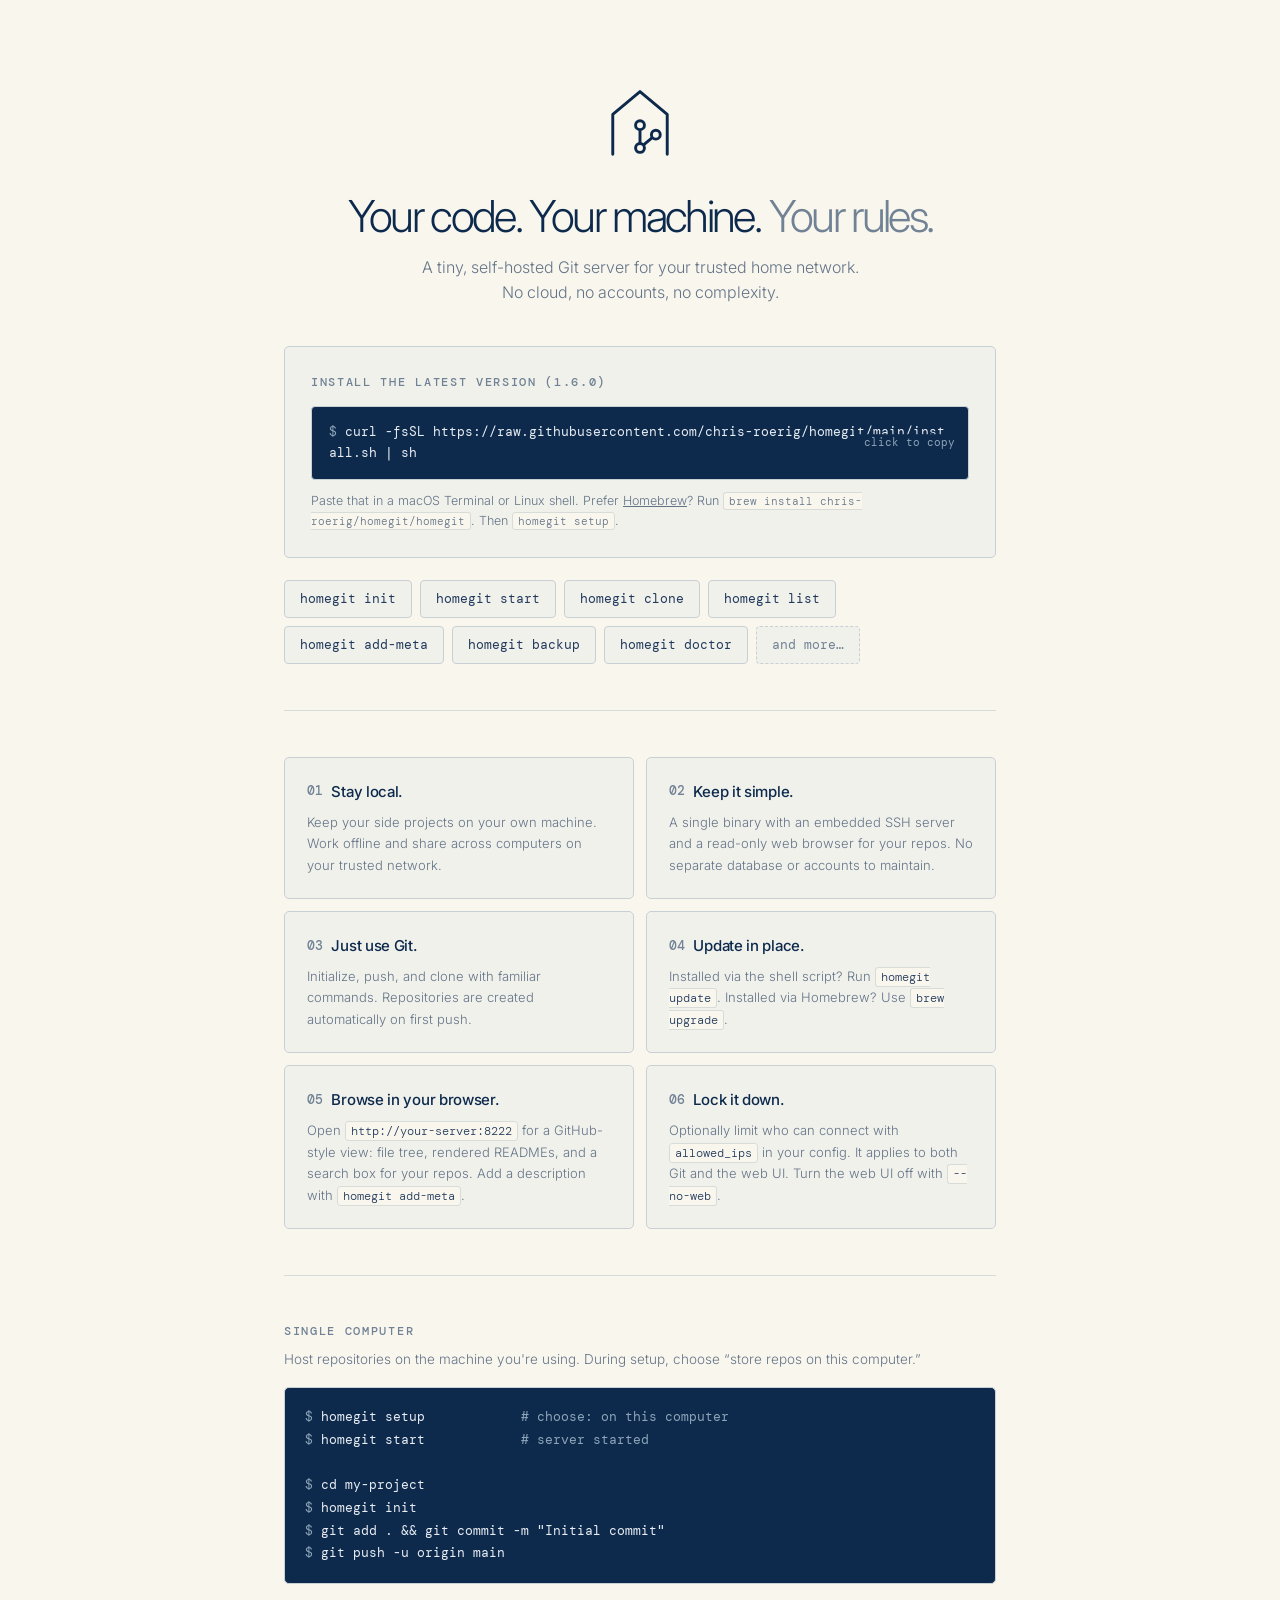
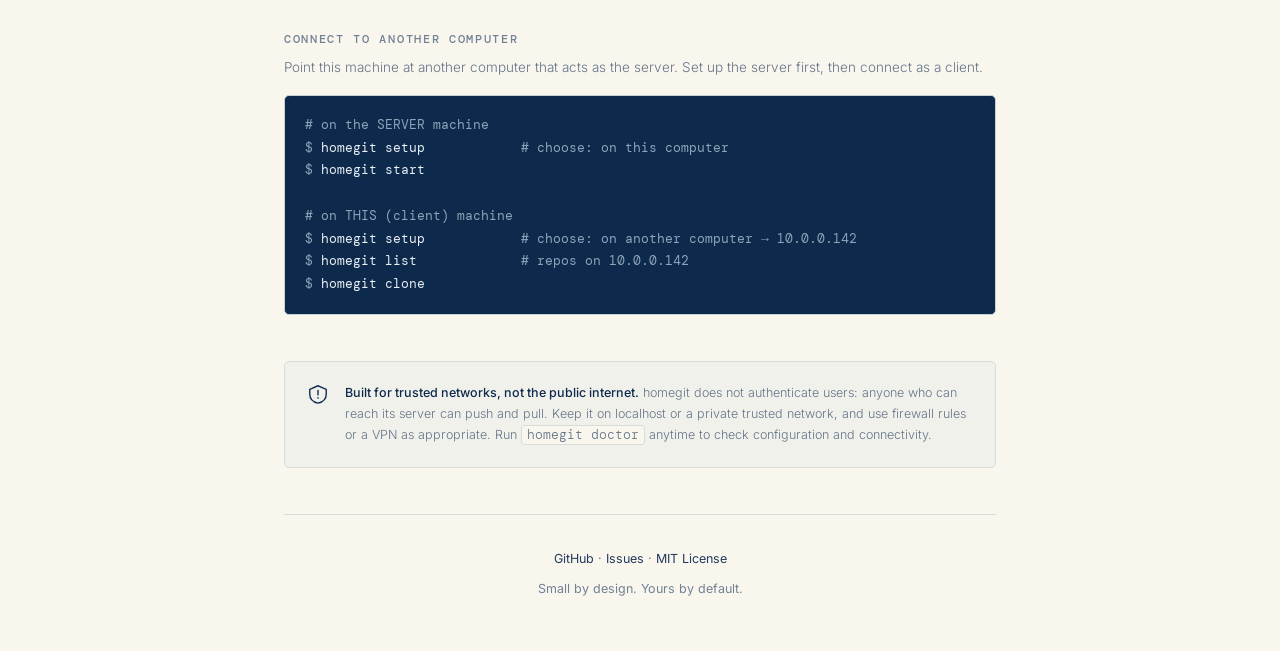
<file: docs/index.html>
<!doctype html>
<html lang="en">
<head>
  <meta charset="utf-8">
  <meta name="viewport" content="width=device-width, initial-scale=1">
  <meta name="theme-color" content="#F9F6EE">
  <meta name="description" content="homegit is a tiny, self-hosted Git server for your trusted home network. Your code. Your machine. Your rules.">
  <meta property="og:title" content="homegit — your code, your machine, your rules">
  <meta property="og:description" content="A minimal personal Git server with embedded SSH. No cloud, no accounts, no complexity.">
  <meta property="og:type" content="website">
  <title>homegit — Your code. Your machine. Your rules.</title>
  <link rel="preconnect" href="https://fonts.googleapis.com">
  <link rel="preconnect" href="https://fonts.gstatic.com" crossorigin>
  <link href="https://fonts.googleapis.com/css2?family=DM+Mono:wght@400;500&family=Inter:wght@300;400;500;600&display=swap" rel="stylesheet">
  <style>
    :root{
      --cream:#F9F6EE;--surface:#F1F1EC;--navy:#0D2A4D;--charcoal:#223A5C;
      --grey:#708294;--muted:#647487;--line:#D8DCD9;--border:#C9D0D4;
      --code-bg:#0D2A4D;--code-text:#e8edf2;--code-prompt:#8ca4b8;
      --mono:'DM Mono',ui-monospace,SFMono-Regular,Consolas,monospace;
      --sans:Inter,-apple-system,BlinkMacSystemFont,'Segoe UI',sans-serif;
    }
    *{margin:0;padding:0;box-sizing:border-box}
    html{scroll-behavior:smooth}
    body{font-family:var(--sans);background:var(--cream);color:var(--navy);line-height:1.6;font-size:15px;-webkit-font-smoothing:antialiased}
    a{color:inherit}
    button{font:inherit}
    ::selection{background:#c4d2da;color:var(--navy)}
    .container{max-width:760px;margin:0 auto;padding:0 24px}

    header{text-align:center;padding:84px 0 40px}
    .logo{margin:0 auto 26px;width:76px;height:auto;color:var(--navy)}
    .logo svg{width:100%;height:auto;display:block}
    h1{font-family:var(--sans);font-size:44px;font-weight:300;letter-spacing:-.06em;margin-bottom:14px;line-height:1.1}
    h1 .muted{color:var(--grey)}
    .tagline{font-size:16px;color:var(--muted);font-weight:300;margin:0 auto;max-width:440px}

    .install-section{background:var(--surface);border:1px solid var(--border);border-radius:5px;padding:26px;margin-bottom:22px}
    .install-section h2{font-family:var(--mono);font-size:12px;font-weight:500;margin-bottom:14px;color:var(--grey);text-transform:uppercase;letter-spacing:.14em}
    .install-command{background:var(--code-bg);border:1px solid var(--border);border-radius:4px;padding:15px 17px;color:var(--code-text);font-family:var(--mono);font-size:13px;word-break:break-all;cursor:pointer;position:relative;transition:border-color .2s}
    .install-command:hover{border-color:var(--charcoal)}
    .install-command .prompt{color:var(--code-prompt);user-select:none}
    .install-command .copy-hint{position:absolute;right:13px;top:50%;transform:translateY(-50%);color:var(--code-prompt);font-size:11px;background:var(--code-bg);padding-left:10px}
    .install-note{margin-top:11px;font-size:12.5px;color:var(--muted);font-weight:300}
    .install-note code{font-family:var(--mono);font-size:.9em;background:var(--cream);border:1px solid var(--line);border-radius:3px;padding:1px 5px}
    .install-alt{display:flex;gap:8px;flex-wrap:wrap;margin-bottom:46px}
    .pill{background:var(--surface);border:1px solid var(--border);border-radius:4px;padding:8px 15px;font-family:var(--mono);font-size:12.5px;color:var(--charcoal)}
    .pill.ghost{color:var(--grey);border-style:dashed}

    .separator{border:0;border-top:1px solid var(--line);margin:0 0 46px}

    .section-label{font-family:var(--mono);font-size:12px;font-weight:500;color:var(--grey);text-transform:uppercase;letter-spacing:.14em;margin-bottom:18px}

    .features{display:grid;grid-template-columns:1fr 1fr;gap:12px;margin-bottom:46px}
    .feature{background:var(--surface);border:1px solid var(--border);border-radius:5px;padding:22px}
    .feature h3{font-size:15px;font-weight:500;letter-spacing:-.02em;margin-bottom:8px;display:flex;align-items:center;gap:9px}
    .feature h3 .dot{font-family:var(--mono);color:var(--grey);font-size:13px}
    .feature p{font-size:13px;color:var(--muted);font-weight:300;line-height:1.65}
    .feature code{font-family:var(--mono);font-size:.9em;background:var(--cream);border:1px solid var(--line);border-radius:3px;padding:1px 5px;color:var(--charcoal)}

    .example{margin-bottom:46px}
    .example h2{font-family:var(--mono);font-size:12px;font-weight:500;margin-bottom:8px;color:var(--grey);text-transform:uppercase;letter-spacing:.14em}
    .example > p{font-size:13.5px;color:var(--muted);font-weight:300;margin-bottom:16px}
    .example pre{background:var(--code-bg);border:1px solid var(--border);border-radius:5px;padding:18px 20px;overflow-x:auto;font-family:var(--mono);font-size:13px;line-height:1.75;color:var(--code-text);margin-bottom:14px;scrollbar-width:thin}
    .example pre .prompt{color:var(--code-prompt);user-select:none}
    .example pre .output{color:var(--code-prompt)}
    .example pre .comment{color:var(--code-prompt)}

    .safety{display:flex;gap:16px;align-items:flex-start;background:var(--surface);border:1px solid var(--line);border-radius:5px;padding:20px 22px;margin-bottom:46px;color:var(--muted)}
    .safety svg{flex:0 0 22px;color:var(--navy);margin-top:1px}
    .safety p{margin:0;font-size:12.5px;line-height:1.7;font-weight:300}
    .safety strong{color:var(--navy);font-weight:500}

    footer{text-align:center;padding:34px 0 52px;border-top:1px solid var(--line);color:var(--muted);font-size:12.5px}
    footer a{color:var(--charcoal);text-decoration:none}
    footer a:hover{text-decoration:underline}
    :focus-visible{outline:2px solid #6485a6;outline-offset:3px}

    @media(max-width:600px){
      header{padding:52px 0 26px}
      h1{font-size:34px}
      .features{grid-template-columns:1fr}
      .install-command{font-size:11.5px}
      .install-command .copy-hint{display:none}
    }
    @media(prefers-reduced-motion:reduce){html{scroll-behavior:auto}*{transition:none!important}}
  </style>
</head>
<body>
  <div class="container">
    <header>
      <div class="logo">
        <svg role="img" aria-label="homegit — a house outline with a Git branch" viewBox="0 0 120 130">
          <path d="M17 111V48L60 12L103 48V111" fill="none" stroke="currentColor" stroke-width="4.6" stroke-linecap="round" stroke-linejoin="round"/>
          <path d="M60 66V101M60 101L85 80" fill="none" stroke="currentColor" stroke-width="4.6" stroke-linecap="round" stroke-linejoin="round"/>
          <circle cx="60" cy="65" r="7" fill="var(--cream)" stroke="currentColor" stroke-width="4.6"/>
          <circle cx="60" cy="101" r="7" fill="var(--cream)" stroke="currentColor" stroke-width="4.6"/>
          <circle cx="85" cy="80" r="7" fill="var(--cream)" stroke="currentColor" stroke-width="4.6"/>
        </svg>
      </div>
      <h1>Your code. Your machine. <span class="muted">Your rules.</span></h1>
      <p class="tagline">A tiny, self-hosted Git server for your trusted home network. No cloud, no accounts, no complexity.</p>
    </header>

    <div class="install-section">
      <h2>Install the latest version (1.6.0)</h2>
      <div class="install-command" id="install-cmd" role="button" tabindex="0" aria-label="Copy install command">
        <span class="prompt">$ </span>curl -fsSL https://raw.githubusercontent.com/chris-roerig/homegit/main/install.sh | sh
        <span class="copy-hint" id="copy-hint">click to copy</span>
      </div>
      <p class="install-note">Paste that in a macOS Terminal or Linux shell. Prefer <a href="https://brew.sh" style="text-decoration:underline">Homebrew</a>? Run <code>brew install chris-roerig/homegit/homegit</code>. Then <code>homegit setup</code>.</p>
    </div>

    <div class="install-alt">
      <div class="pill">homegit init</div>
      <div class="pill">homegit start</div>
      <div class="pill">homegit clone</div>
      <div class="pill">homegit list</div>
      <div class="pill">homegit add-meta</div>
      <div class="pill">homegit backup</div>
      <div class="pill">homegit doctor</div>
      <div class="pill ghost">and more…</div>
    </div>

    <hr class="separator">

    <div class="features">
      <div class="feature">
        <h3><span class="dot">01</span> Stay local.</h3>
        <p>Keep your side projects on your own machine. Work offline and share across computers on your trusted network.</p>
      </div>
      <div class="feature">
        <h3><span class="dot">02</span> Keep it simple.</h3>
        <p>A single binary with an embedded SSH server and a read-only web browser for your repos. No separate database or accounts to maintain.</p>
      </div>
      <div class="feature">
        <h3><span class="dot">03</span> Just use Git.</h3>
        <p>Initialize, push, and clone with familiar commands. Repositories are created automatically on first push.</p>
      </div>
      <div class="feature">
        <h3><span class="dot">04</span> Update in place.</h3>
        <p>Installed via the shell script? Run <code>homegit update</code>. Installed via Homebrew? Use <code>brew upgrade</code>.</p>
      </div>
      <div class="feature">
        <h3><span class="dot">05</span> Browse in your browser.</h3>
        <p>Open <code>http://your-server:8222</code> for a GitHub-style view: file tree, rendered READMEs, and a search box for your repos. Add a description with <code>homegit add-meta</code>.</p>
      </div>
      <div class="feature">
        <h3><span class="dot">06</span> Lock it down.</h3>
        <p>Optionally limit who can connect with <code>allowed_ips</code> in your config. It applies to both Git and the web UI. Turn the web UI off with <code>--no-web</code>.</p>
      </div>
    </div>

    <hr class="separator">

    <div class="example">
      <h2>Single computer</h2>
      <p>Host repositories on the machine you're using. During setup, choose &ldquo;store repos on this computer.&rdquo;</p>
      <pre><span class="prompt">$ </span>homegit setup            <span class="comment"># choose: on this computer</span>
<span class="prompt">$ </span>homegit start            <span class="output"># server started</span>

<span class="prompt">$ </span>cd my-project
<span class="prompt">$ </span>homegit init
<span class="prompt">$ </span>git add . &amp;&amp; git commit -m "Initial commit"
<span class="prompt">$ </span>git push -u origin main</pre>
    </div>

    <div class="example">
      <h2>Connect to another computer</h2>
      <p>Point this machine at another computer that acts as the server. Set up the server first, then connect as a client.</p>
      <pre><span class="comment"># on the SERVER machine</span>
<span class="prompt">$ </span>homegit setup            <span class="comment"># choose: on this computer</span>
<span class="prompt">$ </span>homegit start

<span class="comment"># on THIS (client) machine</span>
<span class="prompt">$ </span>homegit setup            <span class="comment"># choose: on another computer → 10.0.0.142</span>
<span class="prompt">$ </span>homegit list             <span class="output"># repos on 10.0.0.142</span>
<span class="prompt">$ </span>homegit clone</pre>
    </div>

    <aside class="safety">
      <svg viewBox="0 0 24 24" fill="none" stroke="currentColor" stroke-width="1.5" aria-hidden="true"><path d="M12 3 3 7v5c0 5.2 3.5 8.8 9 10 5.5-1.2 9-4.8 9-10V7l-9-4Z"/><path d="M12 8v5m0 3v.5" stroke-linecap="round"/></svg>
      <p><strong>Built for trusted networks, not the public internet.</strong> homegit does not authenticate users: anyone who can reach its server can push and pull. Keep it on localhost or a private trusted network, and use firewall rules or a VPN as appropriate. Run <code style="font-family:var(--mono);background:var(--cream);border:1px solid var(--line);border-radius:3px;padding:1px 5px">homegit doctor</code> anytime to check configuration and connectivity.</p>
    </aside>

    <footer>
      <p>
        <a href="https://github.com/chris-roerig/homegit">GitHub</a> &middot;
        <a href="https://github.com/chris-roerig/homegit/issues">Issues</a> &middot;
        <a href="https://github.com/chris-roerig/homegit/blob/main/LICENSE">MIT License</a>
      </p>
      <p style="margin-top:10px;color:var(--grey)">Small by design. Yours by default.</p>
    </footer>
  </div>

  <script>
    (function(){
      var cmd='curl -fsSL https://raw.githubusercontent.com/chris-roerig/homegit/main/install.sh | sh';
      var box=document.getElementById('install-cmd');
      var hint=document.getElementById('copy-hint');
      function copy(){
        var done=function(){hint.textContent='copied!';setTimeout(function(){hint.textContent='click to copy';},2000);};
        if(navigator.clipboard&&window.isSecureContext){navigator.clipboard.writeText(cmd).then(done).catch(function(){});}
        else{var t=document.createElement('textarea');t.value=cmd;t.style.position='fixed';t.style.opacity='0';document.body.appendChild(t);t.select();try{document.execCommand('copy');done();}catch(e){}t.remove();}
      }
      box.addEventListener('click',copy);
      box.addEventListener('keydown',function(e){if(e.key==='Enter'||e.key===' '){e.preventDefault();copy();}});
    })();
  </script>
</body>
</html>
</file>
